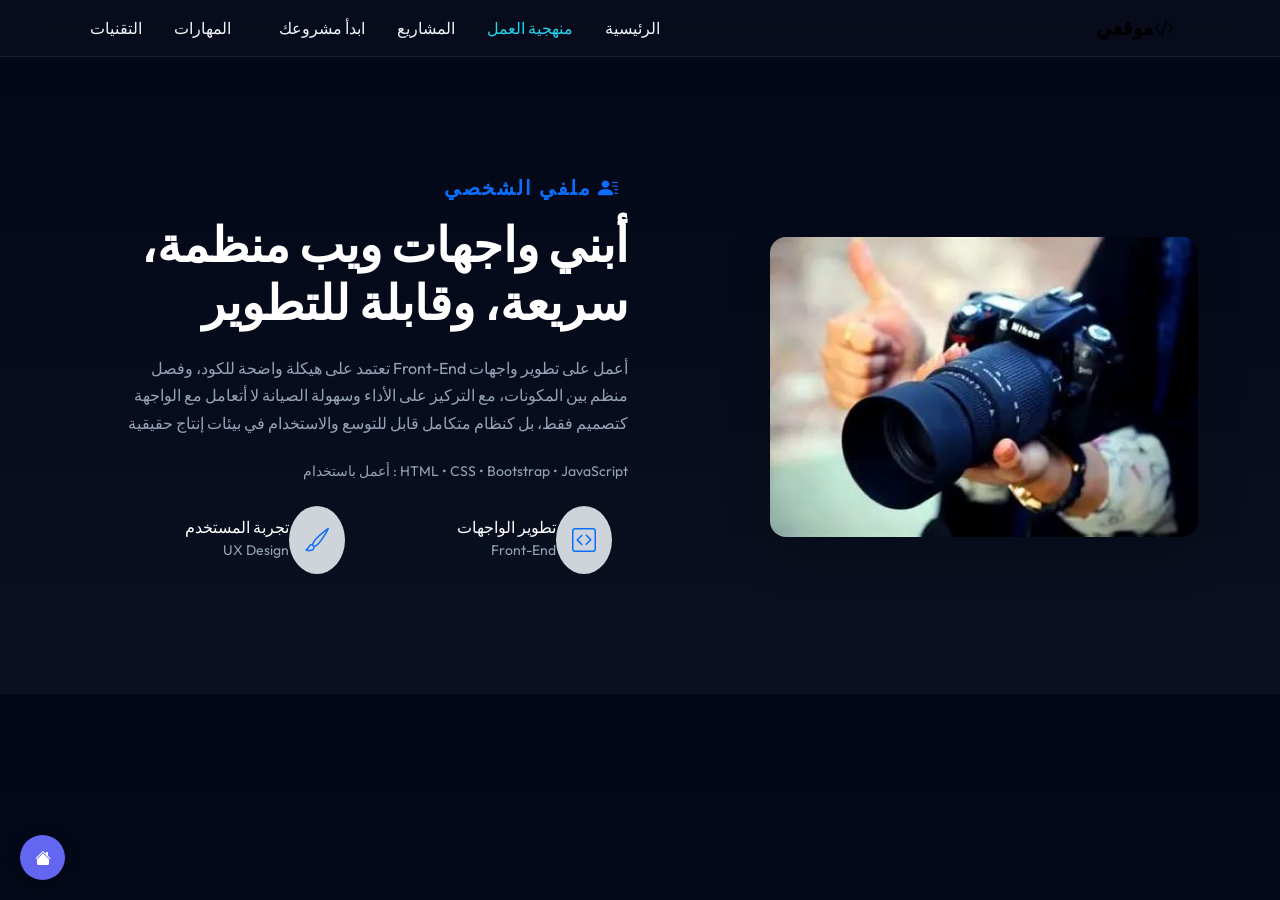
<file: about.html>
<!DOCTYPE html>
<html lang="ar">
<head>
    <meta charset="UTF-8">
    <meta name="viewport" content="width=device-width, initial-scale=1.0">
    <title>ملف تعريفي - موقعي الشخصي</title>

    <link href="https://cdn.jsdelivr.net/npm/bootstrap@5.3.3/dist/css/bootstrap.min.css" rel="stylesheet">
    <link href="https://fonts.googleapis.com/css2?family=Outfit:wght@300;400;600;700&display=swap" rel="stylesheet">
    <link rel="stylesheet" href="https://cdn.jsdelivr.net/npm/bootstrap-icons@1.10.0/font/bootstrap-icons.css">

    <!-- CSS مضبوط -->
    <link rel="stylesheet" href="assets/css/style.css">
</head>

<body>


<section id="about" class="py-section">
    <div class="container">
        <div class="row align-items-center">
            <div class="col-lg-6 mb-5 mb-lg-0">
                <img src="assets/images/film3.jpg"
                     alt="Profile"
                     class="img-fluid rounded-4 shadow-lg about-img">
            </div>

            <div class="col-lg-6 ps-lg-5">
                <h5 class="text-primary text-uppercase letter-spacing-2 mb-3">
                    <i class="bi bi-person-lines-fill me-2"></i> ملفي الشخصي
                </h5>

                <h2 class="display-5 fw-bold mb-4 text-white">
                   أبني واجهات ويب منظمة، سريعة، وقابلة للتطوير
                </h2>

                <p class="text-muted mb-4">
                 أعمل على تطوير واجهات Front-End تعتمد على هيكلة واضحة للكود، وفصل منظم بين المكونات، مع التركيز على الأداء وسهولة الصيانة
                      لا أتعامل مع الواجهة كتصميم فقط، بل كنظام متكامل قابل للتوسع والاستخدام في بيئات إنتاج حقيقية
                </p>


                <div class="mb-4 small text-muted">
           HTML • CSS • Bootstrap • JavaScript  : أعمل باستخدام
                    </div>


                <div class="row g-4 mb-4">
                    <div class="col-6">
                        <div class="d-flex align-items-center">
                            <div class="icon-box bg-dark-subtle rounded-circle p-3 me-3 text-primary">
                                <i class="bi bi-code-square fs-4"></i>
                            </div>
                            <div>
                                <h6 class="mb-0 text-white">تطوير الواجهات</h6>
                                <small class="text-muted">Front-End</small>
                            </div>
                        </div>
                    </div>

                    <div class="col-6">
                        <div class="d-flex align-items-center">
                            <div class="icon-box bg-dark-subtle rounded-circle p-3 me-3 text-primary">
                                <i class="bi bi-brush fs-4"></i>
                            </div>
                            <div>
                                <h6 class="mb-0 text-white">تجربة المستخدم</h6>
                                <small class="text-muted">UX Design</small>
                            </div>
                        </div>
                    </div>
                </div>

            </div>
        </div>
    </div>
</section>

<a href="index.html" id="backToHome" title="العودة للصفحة الرئيسية">
    <i class="bi bi-house-fill"></i>
</a>

<script src="https://cdn.jsdelivr.net/npm/bootstrap@5.3.3/dist/js/bootstrap.bundle.min.js"></script>
<script src="assets/js/layout.js"></script>
<script src="assets/js/main.js"></script>

</body>
</html>
</file>
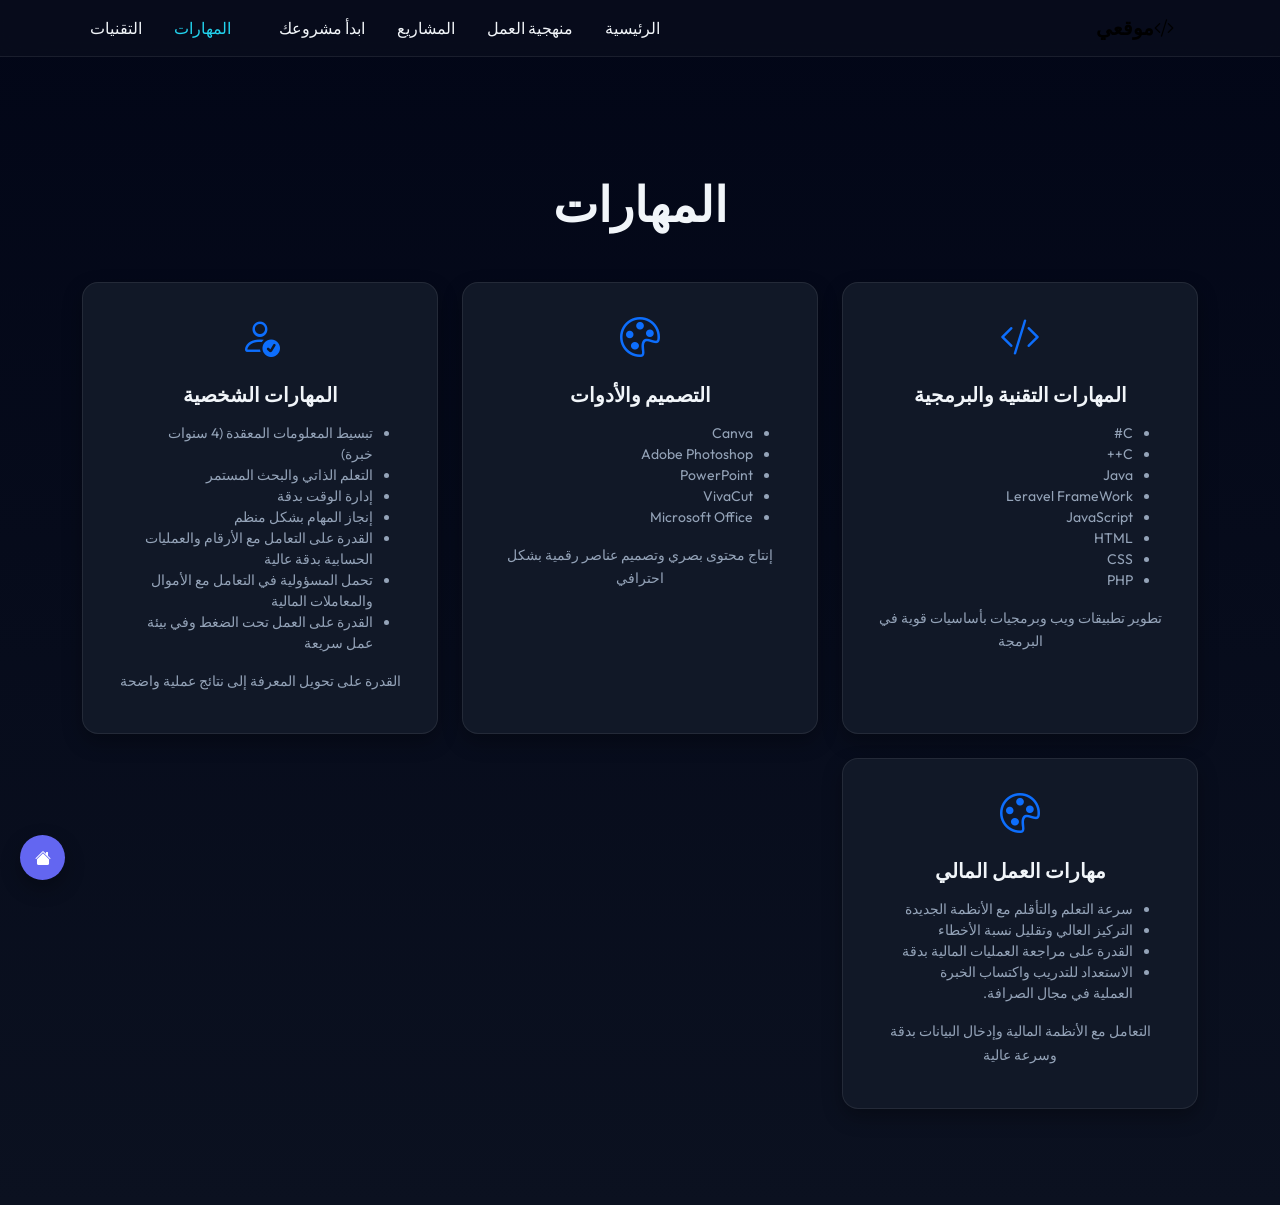
<file: skills.html>
<!DOCTYPE html>
<html lang="ar" dir="rtl">
<head>
    <meta charset="UTF-8">
    <meta name="viewport" content="width=device-width, initial-scale=1.0">
    <title>المهارات</title>

    <link href="https://cdn.jsdelivr.net/npm/bootstrap@5.3.3/dist/css/bootstrap.min.css" rel="stylesheet">
    <link href="https://fonts.googleapis.com/css2?family=Outfit:wght@300;400;600;700&display=swap" rel="stylesheet">
    <link rel="stylesheet" href="https://cdn.jsdelivr.net/npm/bootstrap-icons@1.10.0/font/bootstrap-icons.css">

    <link rel="stylesheet" href="assets/css/style.css">
</head>

<body>

<section class="py-section">
    <div class="container">

        <h2 class="display-5 fw-bold text-center mb-5">
            المهارات
        </h2>

        <div class="row g-4">

            <!-- Technical Skills -->
            <div class="col-md-4">
                <div class="project-card p-4 h-100">

                    <div class="text-center mb-3">
                        <i class="bi bi-code-slash fs-1 text-primary"></i>
                    </div>

                    <h5 class="fw-bold text-center mb-3">   المهارات التقنية والبرمجية  </h5>

                    <ul class="text-muted small">
                        <li>C#</li>
                        <li>C++</li>
                        <li>Java</li>
                        <li>Leravel FrameWork</li>
                        <li>JavaScript</li>
                        <li>HTML</li>
                        <li>CSS</li>
                        <li>PHP</li>
                    </ul>

                    <p class="text-muted small text-center mt-3">
                        تطوير تطبيقات ويب وبرمجيات بأساسيات قوية في البرمجة
                    </p>

                </div>
            </div>

            <!-- Design Skills -->
            <div class="col-md-4">
                <div class="project-card p-4 h-100">

                    <div class="text-center mb-3">
                        <i class="bi bi-palette fs-1 text-primary"></i>
                    </div>

                    <h5 class="fw-bold text-center mb-3">التصميم والأدوات</h5>

                    <ul class="text-muted small">
                        <li>Canva</li>
                        <li>Adobe Photoshop</li>
                        <li>PowerPoint</li>
                        <li>VivaCut</li>
                        <li>Microsoft Office</li>
                    </ul>

                    <p class="text-muted small text-center mt-3">
                        إنتاج محتوى بصري وتصميم عناصر رقمية بشكل احترافي
                    </p>

                </div>
            </div>

            <!-- Personal Skills -->
            <div class="col-md-4">
                <div class="project-card p-4 h-100">

                    <div class="text-center mb-3">
                        <i class="bi bi-person-check fs-1 text-primary"></i>
                    </div>

                    <h5 class="fw-bold text-center mb-3">المهارات الشخصية</h5>

                    <ul class="text-muted small">
                        <li>تبسيط المعلومات المعقدة (4 سنوات خبرة)</li>
                        <li>التعلم الذاتي والبحث المستمر</li>
                        <li>إدارة الوقت بدقة</li>
                        <li>إنجاز المهام بشكل منظم</li>
                        <li >القدرة على التعامل مع الأرقام والعمليات الحسابية بدقة عالية</li>
                        <li> تحمل المسؤولية في التعامل مع الأموال والمعاملات المالية </li>
                        <li> 	القدرة على العمل تحت الضغط وفي بيئة عمل سريعة  </li>
                       
                    </ul>

                    <p class="text-muted small text-center mt-3">
                        القدرة على تحويل المعرفة إلى نتائج عملية واضحة
                    </p>

                </div>
            </div>


            <div class="col-md-4">
                <div class="project-card p-4 h-100">

                    <div class="text-center mb-3">
                        <i class="bi bi-palette fs-1 text-primary"></i>
                    </div>

                    <h5 class="fw-bold text-center mb-3">	مهارات العمل المالي  </h5>

                    <ul class="text-muted small">
                        <li>	سرعة التعلم والتأقلم مع الأنظمة الجديدة</li>
                        <li>	التركيز العالي وتقليل نسبة الأخطاء</li>
                        <li>	القدرة على مراجعة العمليات المالية بدقة</li>
                        <li>	الاستعداد للتدريب واكتساب الخبرة العملية في مجال الصرافة.</li>
                       
                    </ul>

                    <p class="text-muted small text-center mt-3">
                       التعامل مع الأنظمة المالية وإدخال البيانات بدقة وسرعة عالية
                    </p>

                </div>
            </div>

        </div>

    </div>
</section>

<!-- BACK BUTTON -->
<a href="index.html" id="backToHome">
    <i class="bi bi-house-fill"></i>
</a>

<script src="https://cdn.jsdelivr.net/npm/bootstrap@5.3.3/dist/js/bootstrap.bundle.min.js"></script>
<script src="assets/js/layout.js"></script>

</body>
</html>
</file>
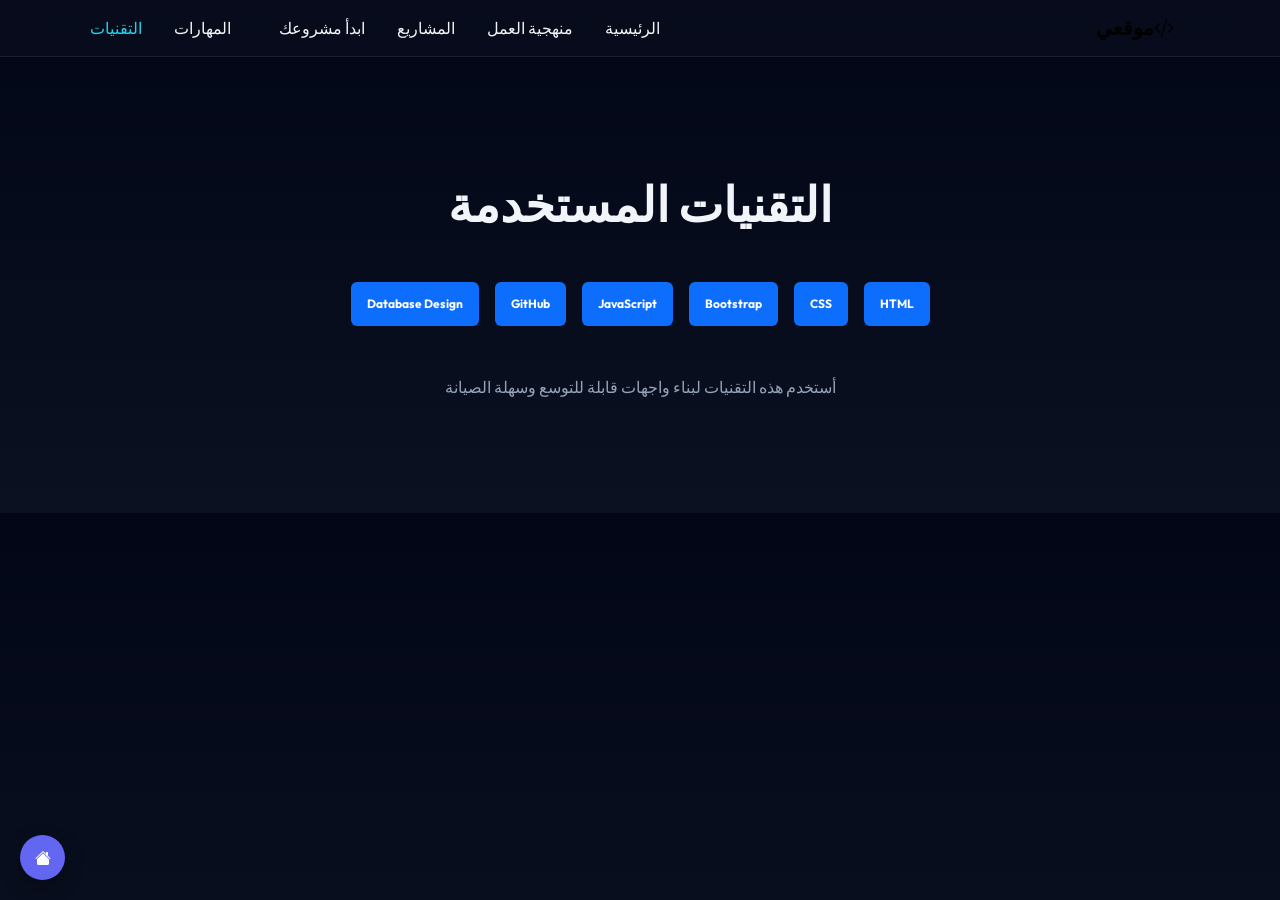
<file: tech.html>
<!DOCTYPE html>
<html lang="ar" dir="rtl">
<head>
    <meta charset="UTF-8">
    <meta name="viewport" content="width=device-width, initial-scale=1.0">
    <title>التقنيات</title>

    <link href="https://cdn.jsdelivr.net/npm/bootstrap@5.3.3/dist/css/bootstrap.min.css" rel="stylesheet">
    <link href="https://fonts.googleapis.com/css2?family=Outfit:wght@300;400;600;700&display=swap" rel="stylesheet">
    <link rel="stylesheet" href="https://cdn.jsdelivr.net/npm/bootstrap-icons@1.10.0/font/bootstrap-icons.css">

    <link rel="stylesheet" href="assets/css/style.css">
</head>

<body>

<section class="py-section">
    <div class="container text-center">

        <h2 class="display-5 fw-bold mb-5">التقنيات المستخدمة</h2>

        <div class="d-flex flex-wrap justify-content-center gap-3">

            <span class="badge bg-primary p-3">HTML</span>
            <span class="badge bg-primary p-3">CSS</span>
            <span class="badge bg-primary p-3">Bootstrap</span>
            <span class="badge bg-primary p-3">JavaScript</span>
            <span class="badge bg-primary p-3">GitHub</span>
            <span class="badge bg-primary p-3">Database Design</span>

        </div>

        <p class="text-muted mt-5">
            أستخدم هذه التقنيات لبناء واجهات قابلة للتوسع وسهلة الصيانة
        </p>

    </div>
</section>

<a href="index.html" id="backToHome">
    <i class="bi bi-house-fill"></i>
</a>

<script src="https://cdn.jsdelivr.net/npm/bootstrap@5.3.3/dist/js/bootstrap.bundle.min.js"></script>
<script src="assets/js/layout.js"></script>

</body>
</html>
</file>
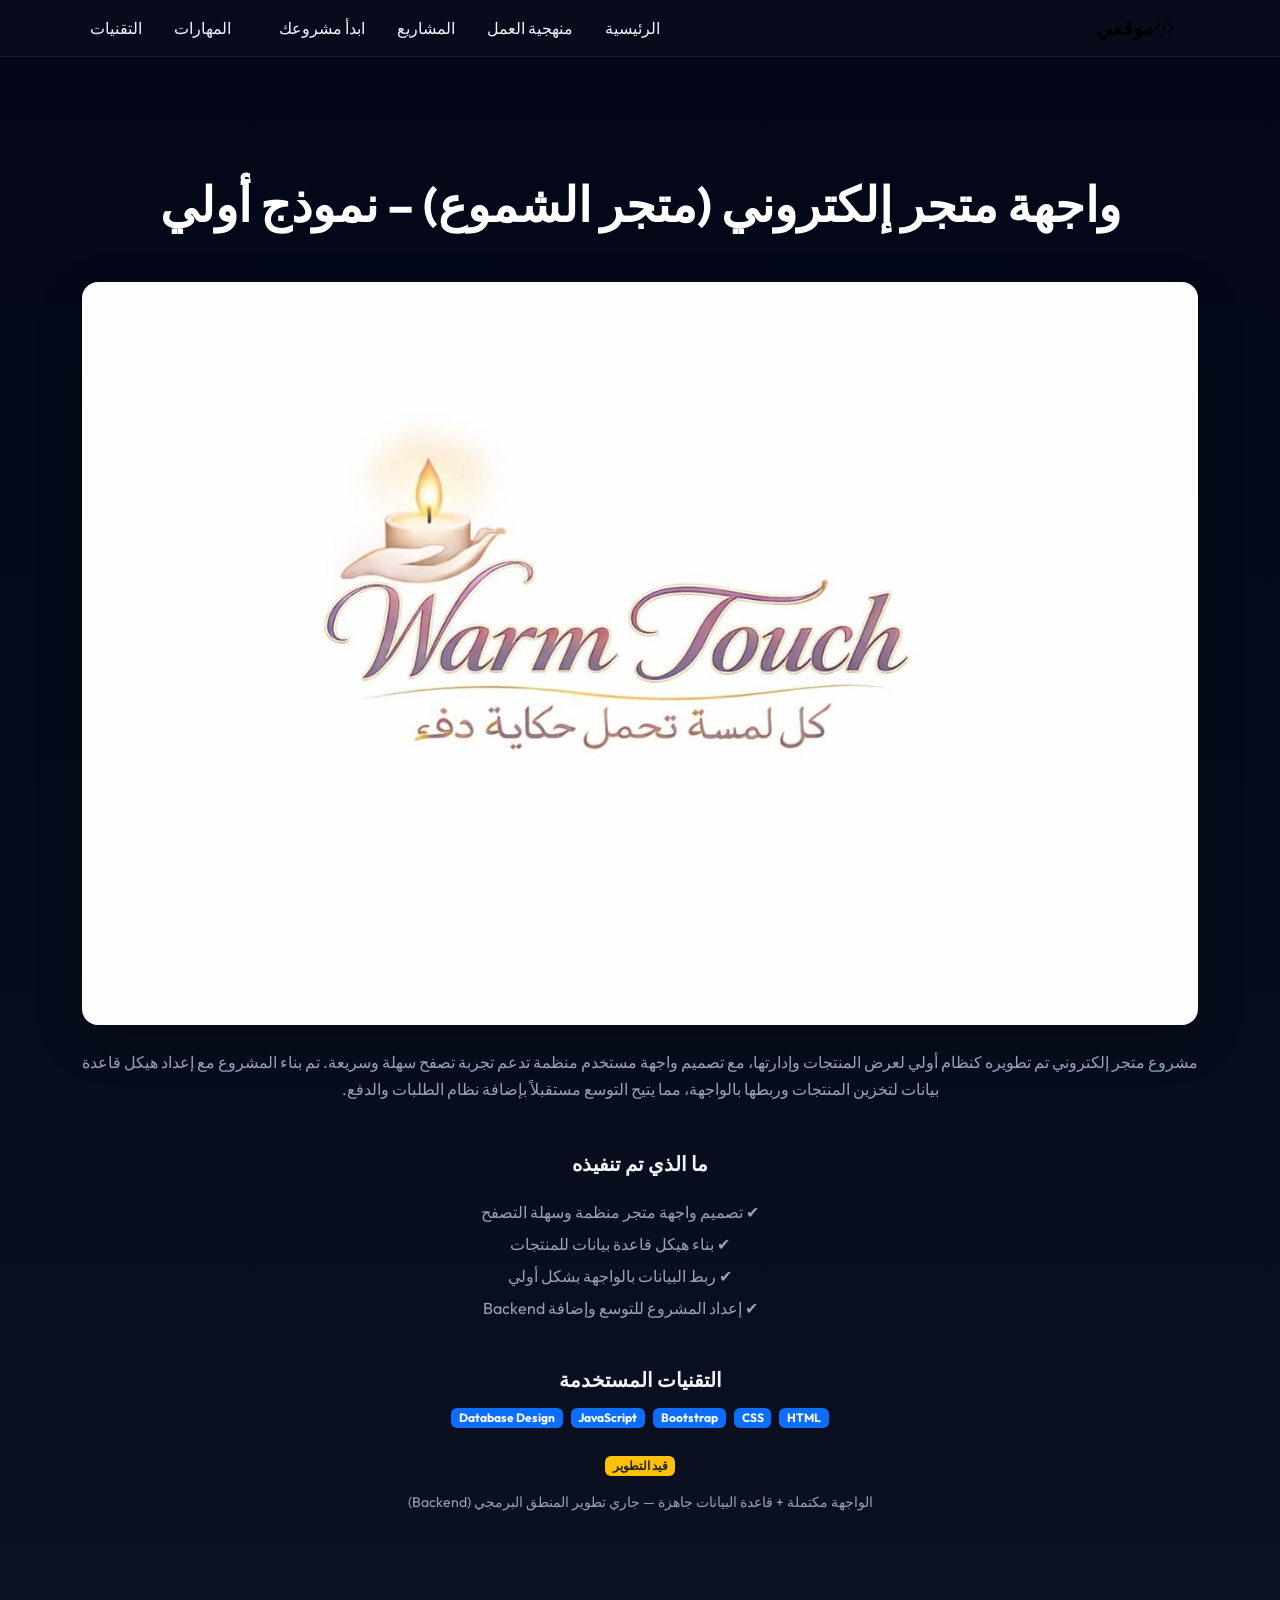
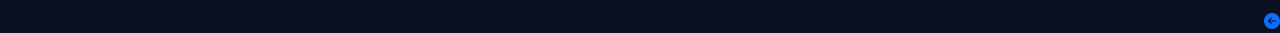
<file: projects/candle-store.html>
<!DOCTYPE html>
<html lang="ar">
<head>
    <meta charset="UTF-8">
    <meta name="viewport" content="width=device-width, initial-scale=1.0">
    <title>متجر الشموع</title>

    <link href="https://cdn.jsdelivr.net/npm/bootstrap@5.3.3/dist/css/bootstrap.min.css" rel="stylesheet">
    <link href="https://fonts.googleapis.com/css2?family=Outfit:wght@300;400;600;700&display=swap" rel="stylesheet">
    <link rel="stylesheet" href="https://cdn.jsdelivr.net/npm/bootstrap-icons@1.10.0/font/bootstrap-icons.css">

    <link rel="stylesheet" href="../assets/css/style.css">
</head>

<body>

<section class="py-section">
    <div class="container">

        <!-- TITLE -->
        <h2 class="display-5 fw-bold text-white text-center mb-5">
            واجهة متجر إلكتروني (متجر الشموع) – نموذج أولي
        </h2>

        <!-- IMAGE -->
        <div class="text-center mb-4">
            <img src="../assets/images/img_20260211_wa0019.jpg"
                 class="img-fluid rounded-4 shadow-lg"
                 alt="متجر الشموع">
        </div>

        <!-- DESCRIPTION -->
        <p class="text-muted text-center">
            مشروع متجر إلكتروني تم تطويره كنظام أولي لعرض المنتجات وإدارتها،
            مع تصميم واجهة مستخدم منظمة تدعم تجربة تصفح سهلة وسريعة.

            تم بناء المشروع مع إعداد هيكل قاعدة بيانات لتخزين المنتجات وربطها بالواجهة،
            مما يتيح التوسع مستقبلاً بإضافة نظام الطلبات والدفع.
        </p>

        <!-- WHAT WAS BUILT -->
        <div class="mt-5">

            <h5 class="fw-bold text-center mb-4">ما الذي تم تنفيذه</h5>

            <ul class="text-muted text-center list-unstyled">

                <li class="mb-2">✔ تصميم واجهة متجر منظمة وسهلة التصفح</li>
                <li class="mb-2">✔ بناء هيكل قاعدة بيانات للمنتجات</li>
                <li class="mb-2">✔ ربط البيانات بالواجهة بشكل أولي</li>
                <li class="mb-2">✔ إعداد المشروع للتوسع وإضافة Backend</li>

            </ul>

        </div>

        <!-- TECH STACK -->
        <div class="mt-5 text-center">

            <h5 class="fw-bold mb-3">التقنيات المستخدمة</h5>

            <div class="d-flex justify-content-center gap-2 flex-wrap">

                <span class="badge bg-primary">HTML</span>
                <span class="badge bg-primary">CSS</span>
                <span class="badge bg-primary">Bootstrap</span>
                <span class="badge bg-primary">JavaScript</span>
                <span class="badge bg-primary">Database Design</span>

            </div>

        </div>

        <!-- STATUS -->
        <div class="text-center mt-4">
            <span class="badge bg-warning text-dark">قيد التطوير</span>
        </div>

        <!-- NOTE -->
        <div class="text-center mt-3 small text-muted">
            الواجهة مكتملة + قاعدة البيانات جاهزة — جاري تطوير المنطق البرمجي (Backend)
        </div>

    </div>
</section>

<a href="../portfolio.html" id="backToPortfolio">
    <i class="bi bi-arrow-left-circle-fill"></i>
</a>

<script src="https://cdn.jsdelivr.net/npm/bootstrap@5.3.3/dist/js/bootstrap.bundle.min.js"></script>
<script src="../assets/js/layout.js"></script>
<script src="../assets/js/main.js"></script>

</body>
</html>
</file>
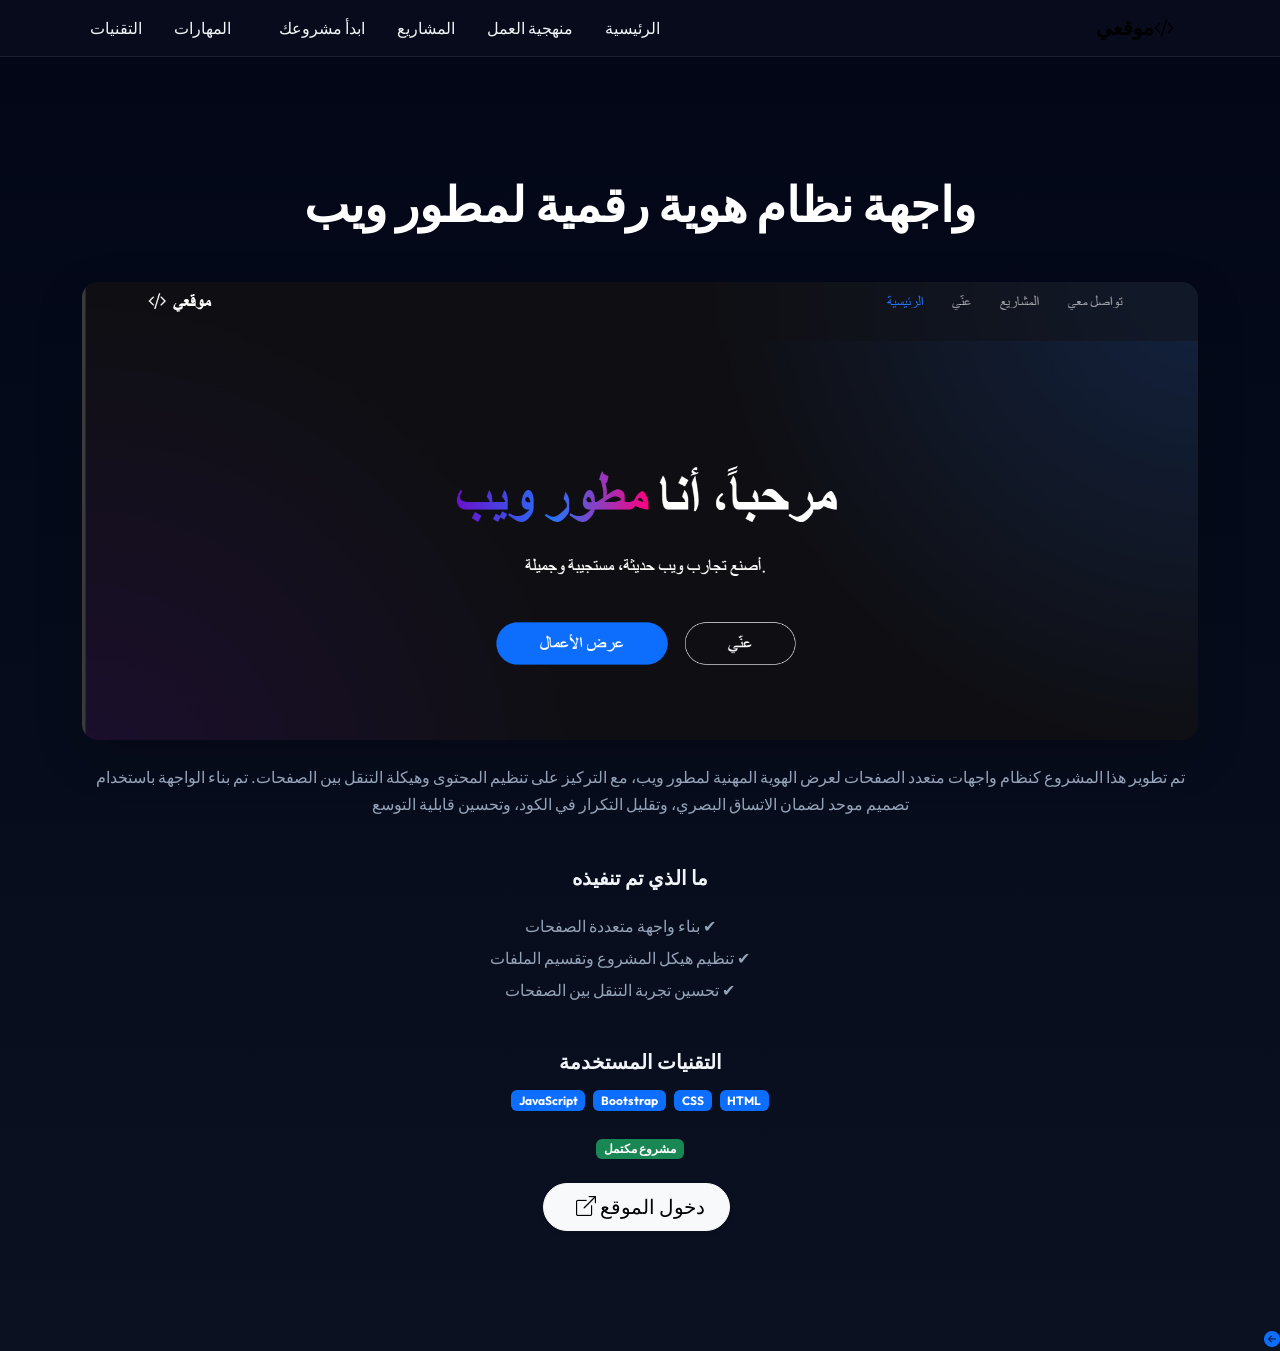
<file: projects/mywebsite.html>
<!DOCTYPE html>
<html lang="ar">
<head>
    <meta charset="UTF-8">
    <meta name="viewport" content="width=device-width, initial-scale=1.0">
    <title>الموقع الشخصي</title>

    <link href="https://cdn.jsdelivr.net/npm/bootstrap@5.3.3/dist/css/bootstrap.min.css" rel="stylesheet">
    <link href="https://fonts.googleapis.com/css2?family=Outfit:wght@300;400;600;700&display=swap" rel="stylesheet">
    <link rel="stylesheet" href="https://cdn.jsdelivr.net/npm/bootstrap-icons@1.10.0/font/bootstrap-icons.css">

    <link rel="stylesheet" href="../assets/css/style.css">
</head>

<body>

<section class="py-section">
    <div class="container">

        <!-- TITLE -->
        <h2 class="display-5 fw-bold text-white text-center mb-5">
            واجهة نظام هوية رقمية لمطور ويب
        </h2>

        <!-- IMAGE -->
        <div class="text-center mb-4">
            <img src="../assets/images/personalwep.png"
                 class="img-fluid rounded-4 shadow-lg"
                 alt="موقع شخصي">
        </div>

        <!-- DESCRIPTION -->
        <p class="text-muted text-center">
            تم تطوير هذا المشروع كنظام واجهات متعدد الصفحات لعرض الهوية المهنية لمطور ويب،
            مع التركيز على تنظيم المحتوى وهيكلة التنقل بين الصفحات.

            تم بناء الواجهة باستخدام تصميم موحد  لضمان الاتساق البصري،
            وتقليل التكرار في الكود، وتحسين قابلية التوسع
        </p>

        <!-- WHAT WAS BUILT -->
        <div class="mt-5">

            <h5 class="fw-bold text-center mb-4">ما الذي تم تنفيذه</h5>

            <ul class="text-muted text-center list-unstyled">

                <li class="mb-2">✔ بناء واجهة متعددة الصفحات</li>
                <li class="mb-2">✔ تنظيم هيكل المشروع وتقسيم الملفات</li>
               
                <li class="mb-2">✔ تحسين تجربة التنقل بين الصفحات</li>

            </ul>

        </div>

        <!-- TECH STACK -->
        <div class="mt-5 text-center">

            <h5 class="fw-bold mb-3">التقنيات المستخدمة</h5>

            <div class="d-flex justify-content-center gap-2 flex-wrap">

                <span class="badge bg-primary">HTML</span>
                <span class="badge bg-primary">CSS</span>
                <span class="badge bg-primary">Bootstrap</span>
                <span class="badge bg-primary">JavaScript</span>

            </div>

        </div>

        <!-- STATUS -->
        <div class="text-center mt-4">
            <span class="badge bg-success">مشروع مكتمل</span>
        </div>

        <!-- BUTTONS -->
        <div class="text-center mt-4">

            <a href="https://devlopementwem.github.io/mywebsite/"
               class="btn btn-light btn-lg px-4 py-2 rounded-pill shadow-sm me-2">
                دخول الموقع
                <i class="bi bi-box-arrow-up-right ms-2"></i>
            </a>

           

        </div>

    </div>
</section>

<!-- BACK -->
<a href="../portfolio.html" id="backToPortfolio">
    <i class="bi bi-arrow-left-circle-fill"></i>
</a>

<script src="https://cdn.jsdelivr.net/npm/bootstrap@5.3.3/dist/js/bootstrap.bundle.min.js"></script>
<script src="../assets/js/layout.js"></script>
<script src="../assets/js/main.js"></script>

</body>
</html>
</file>
<file: assets/css/style.css>
/* =========================
   DESIGN SYSTEM
========================= */

:root {

    /* BRAND */
    --primary: #6366F1;
    --primary-600: #4F46E5;
    --accent: #22D3EE;

    /* BACKGROUND */
    --bg-0: #020617;
    --bg-1: #0B1120;
    --bg-2: #111827;

    /* SURFACE */
    --surface-0: #111827;
    --surface-1: #1E293B;

    /* TEXT */
    --text: #F1F5F9;
    --text-muted: #94A3B8;

    /* UI */
    --border: rgba(255,255,255,0.08);
    --shadow-sm: 0 8px 20px rgba(0,0,0,0.3);
    --shadow-lg: 0 20px 60px rgba(0,0,0,0.6);
}

/* =========================
   FIX الاتجاه (مهم جداً)
========================= */
html {
    direction: rtl;
}

/* =========================
   BASE
========================= */
body {
    font-family: 'Outfit', sans-serif;
    background: linear-gradient(180deg, var(--bg-0), var(--bg-1));
    color: var(--text);
    margin: 0;
    padding-top: 80px;
}

/* =========================
   TEXT
========================= */
h1,h2,h3,h4,h5 { 
    font-weight: 700; 
    color: var(--text);
}

p {
    color: var(--text);
    line-height: 1.7;
}

.text-muted {
    color: var(--text-muted) !important;
}

.text-gradient {
    background: linear-gradient(90deg, var(--primary), var(--accent));
    -webkit-background-clip: text;
    color: transparent;
}

/* =========================
   NAVBAR (تم إصلاحه فقط)
========================= */

.navbar {
    position: fixed;
    top: 0;
    width: 100%;
    z-index: 9999;
}

/* لا تغيير على الشكل فقط تثبيت */
.glass-nav {
    background: rgba(10, 15, 30, 0.7);
    backdrop-filter: blur(14px);
    border-bottom: 1px solid var(--border);
}

/* تثبيت المحاذاة */
.navbar .container {
    display: flex;
    align-items: center;
    justify-content: space-between;
}

/* القائمة */
.navbar-nav {
    display: flex;
    align-items: center;
    gap: 1rem;
    margin-right: auto;
}

/* الروابط */
.nav-link {
    color: var(--text) !important;
}

.nav-link.active {
    color: var(--accent) !important;
}

/* =========================
   SECTION
========================= */
.py-section {
    padding: 6rem 0;
}

/* =========================
   CARDS
========================= */
.project-card {
    background: var(--surface-0);
    border: 1px solid var(--border);
    border-radius: 16px;
    box-shadow: var(--shadow-sm);
    transition: 0.3s;
}

.project-card:hover {
    transform: translateY(-6px);
    box-shadow: var(--shadow-lg);
}

/* IMAGE EFFECT */
.project-card img {
    transition: 0.4s;
}

.project-card:hover img {
    transform: scale(1.05);
}

/* =========================
   BUTTONS
========================= */
.btn {
    border-radius: 50px !important;
}

.btn-primary {
    background: linear-gradient(135deg, var(--primary), var(--accent));
    border: none;
}





.btn-outline-primary {
    border: 1px solid var(--accent);
    color: var(--accent);
}

.btn-outline-primary:hover {
    background: var(--primary);
    color: white;
}

/* =========================
   UTIL
========================= */
.letter-spacing-2 {
    letter-spacing: 2px;
}

/* =========================
   BACK BUTTON
========================= */
#backToHome {
    position: fixed;
    bottom: 20px;
    left: 20px;
    background: var(--primary);
    color: white;
    width: 45px;
    height: 45px;
    display: flex;
    align-items: center;
    justify-content: center;
    border-radius: 50%;
    box-shadow: var(--shadow-sm);
}
</file>
